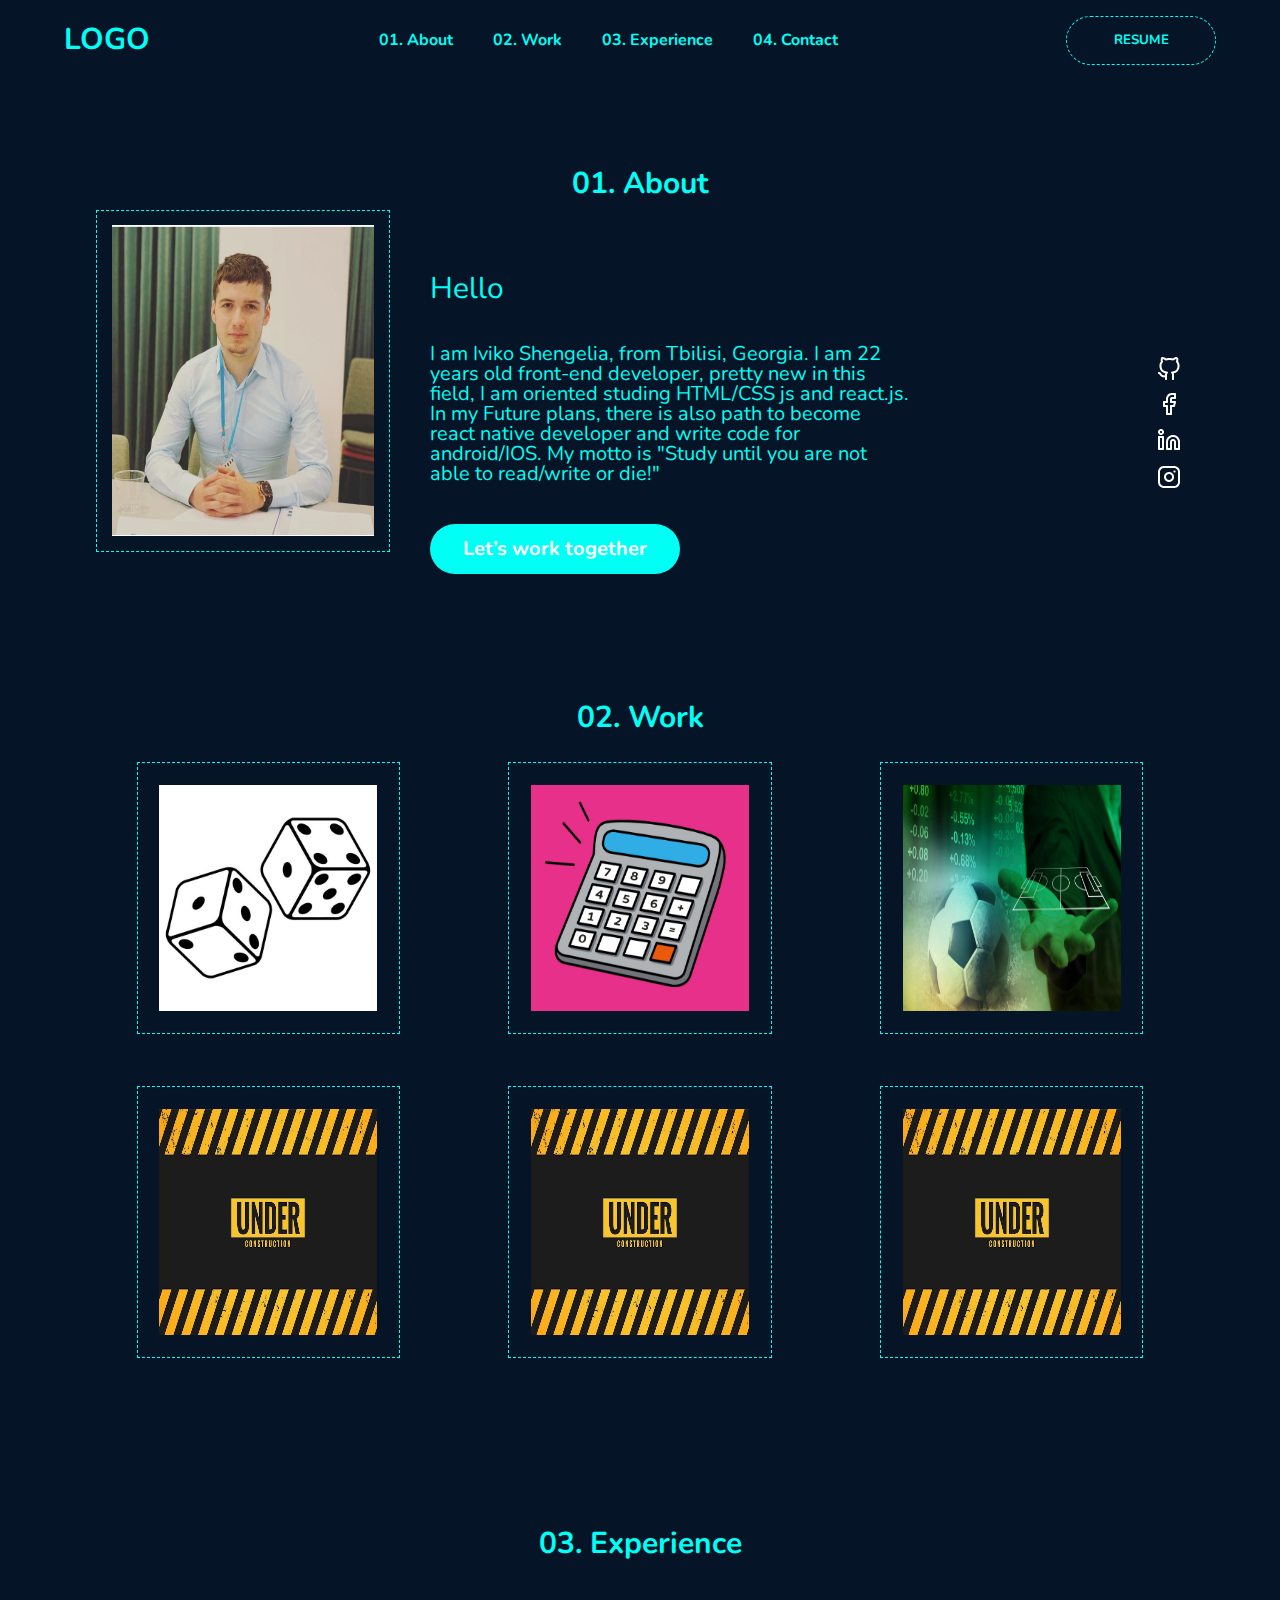
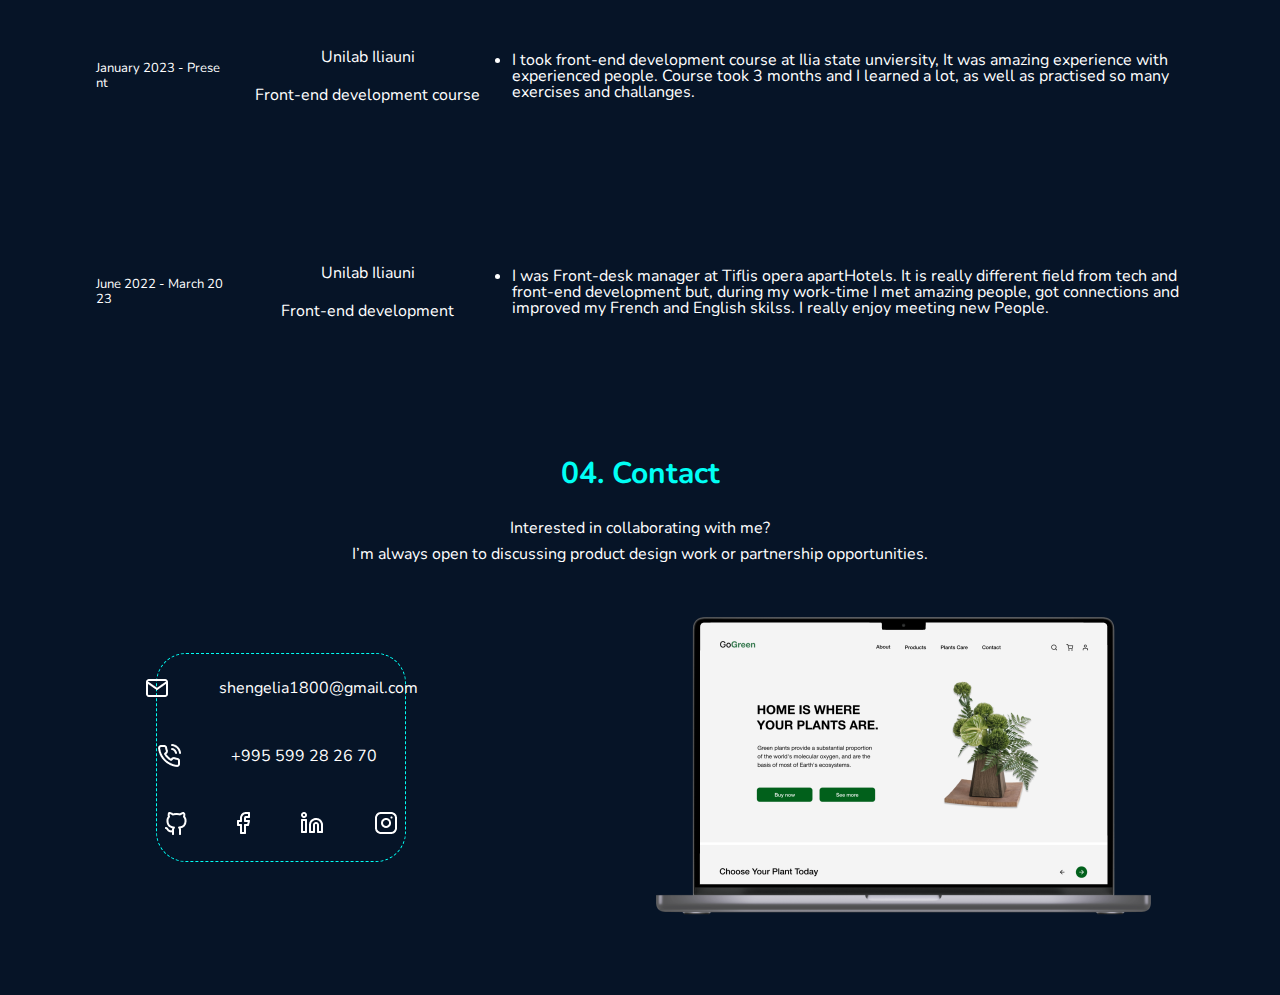
<file: index.html>
<!DOCTYPE html>
<html lang="en">
  <head>
    <meta charset="UTF-8" />
    <meta http-equiv="X-UA-Compatible" content="IE=edge" />
    <meta name="viewport" content="width=device-width, initial-scale=1.0" />
    <meta property="og:url" content="index.html" />
    <meta property="og:type" content="Portfelio" />
    <meta property="og:title" content="Iviko Shengelia, Portfelio Page" />
    <meta
      property="og:description"
      content="Iviko Shengelia, begginer front-end developer Portfelio Page"
    />
    <meta property="og:site_name" content="Portfelio Page" />
    <meta property="fb:admins" content="Iviko Shengelia" />

    <link rel="stylesheet" href="./static/css/reset.css" />
    <link rel="stylesheet" href="./static/css/style.css" />
    <title>Portfelio Page</title>
  </head>
  <body>
    <header>
      <nav>
        <ul>
          <div>
            <li><a class="logo" href="index.html">LOGO</a></li>
          </div>
          <div class="central-header">
            <li><a href="#aboutme">01. About</a></li>
            <li><a href="#project-section">02. Work</a></li>
            <li><a href="#experience-section">03. Experience</a></li>
            <li><a href="#contanct-section">04. Contact</a></li>
          </div>
          <div>
            <a href="./static/pdf/Iviko Shengelia - CV.pdf" target="_blank"
              ><button id="resume-down">RESUME</button></a
            >
          </div>
          <div class="hamburger">
            <span class="burger"></span>
            <span class="burger"></span>
            <span class="burger"></span>
          </div>
        </ul>
      </nav>
    </header>
    <main>
      <section id="aboutme">
        <div class="main-box">
          <div class="box">
            <div class="section-header">
              <h1>01. About</h1>
            </div>
            <div class="section-content">
              <div class="about-pic">
                <div class="about-image">
                  <img
                    class="img-personal"
                    src="./static/images/92076191_2904688832945228_3138227956309032960_n.jpg"
                    alt="iviko shengelia persona image"
                  />
                </div>
              </div>
              <div class="about-txt">
                <div class="about-txt-orient">
                  <h3>Hello</h3>
                  <p>
                    I am Iviko Shengelia, from Tbilisi, Georgia. I am 22 years
                    old front-end developer, pretty new in this field, I am
                    oriented studing HTML/CSS js and react.js. In my Future
                    plans, there is also path to become react native developer
                    and write code for android/IOS. My motto is "Study until you
                    are not able to read/write or die!"
                  </p>

                  <a href="./form.html"
                    ><button id="formsender">Let’s work together</button></a
                  >
                </div>
              </div>
              <div class="about-icons">
                <a target="_blank" href="https://github.com/iko2000"
                  ><img src="./static/images/github icon.png" alt="github icon"
                /></a>
                <a
                  target="_blank"
                  href="https://www.facebook.com/iviko.shengelia"
                  ><img src="./static/images/fb icon.png" alt="facebook icon"
                /></a>
                <a
                  target="_blank"
                  href="https://www.linkedin.com/in/iviko-shengelia-170396232/"
                  ><img
                    src="./static/images/linkedin (1).png"
                    alt="linkedin icon"
                /></a>
                <a
                  target="_blank"
                  href="https://www.instagram.com/ikoshengelia/"
                  ><img
                    src="./static/images/instagram.png"
                    alt="instagram icon"
                /></a>
              </div>
            </div>
          </div>
        </div>
      </section>
      <section id="project-section">
        <div class="main-box2">
          <div class="project-main">
            <div class="section-header">
              <h1>02. Work</h1>
            </div>
            <div class="project-floor">
              <div class="project-box">
                <a
                  target="_blank"
                  href="https://github.com/iko2000/Test-Dice-game"
                  ><img
                    class="pro-imgs"
                    src="./static/images/istockphoto-1336400835-612x612.jpg"
                    alt="dice pic"
                  />
                </a>
                <h5>Dice Game</h5>
              </div>
              <div class="project-box">
                <a
                  target="_blank"
                  href="https://github.com/iko2000/Basic-Calculator-APP"
                  ><img
                    class="pro-imgs"
                    src="./static/images/Calc pic.PNG"
                    alt="calc pic"
                  />
                </a>
                <h5>Basic calculator App</h5>
              </div>
              <div class="project-box">
                <a
                  target="_blank"
                  href="https://github.com/iko2000/WC-generator"
                  ><img
                    class="pro-imgs"
                    src="./static/images/football-statistics.jpg"
                    alt="calc pic"
                  />
                </a>
                <h5>Basic calculator App</h5>
              </div>
            </div>
            <div class="project-floor">
              <div class="project-box">
                <a href=""
                  ><img
                    class="pro-imgs"
                    src="./static/images/construction-with-black-yellow-stripes_1017-30755.avif"
                    alt="calc pic"
                  />
                </a>
              </div>
              <div class="project-box">
                <a href=""
                  ><img
                    class="pro-imgs"
                    src="./static/images/construction-with-black-yellow-stripes_1017-30755.avif"
                    alt="calc pic"
                  />
                </a>
              </div>
              <div class="project-box">
                <a href=""
                  ><img
                    class="pro-imgs"
                    src="./static/images/construction-with-black-yellow-stripes_1017-30755.avif"
                    alt="calc pic"
                  />
                </a>
              </div>
            </div>
          </div>
        </div>
      </section>
      <section id="experience-section">
        <div class="main-box3">
          <div class="experience-sec">
            <div class="section-header">
              <h1>03. Experience</h1>
            </div>
            <div class="exp">
              <div class="expfloors">
                <div class="exp-side1"><h3>January 2023 - Present</h3></div>
                <div class="exp-side2">
                  <div class="experience-name">
                    <h6>Unilab Iliauni</h6>
                    <h6>Front-end development course</h6>
                  </div>
                  <div class="experience-desc">
                    <li>
                      I took front-end development course at Ilia state
                      unviersity, It was amazing experience with experienced
                      people. Course took 3 months and I learned a lot, as well
                      as practised so many exercises and challanges.
                    </li>
                  </div>
                </div>
              </div>
              <div class="expfloors">
                <div class="exp-side1">
                  <h3>June 2022 - March 2023</h3>
                </div>
                <div class="exp-side2">
                  <div class="experience-name">
                    <h6>Unilab Iliauni</h6>
                    <h6>Front-end development</h6>
                  </div>
                  <div class="experience-desc">
                    <li>
                      I was Front-desk manager at Tiflis opera apartHotels. It
                      is really different field from tech and front-end
                      development but, during my work-time I met amazing people,
                      got connections and improved my French and English skilss.
                      I really enjoy meeting new People.
                    </li>
                  </div>
                </div>
              </div>
            </div>
          </div>
        </div>
      </section>
      <section id="contanct-section">
        <div class="main-box4">
          <div class="contactme-div">
            <div class="section-header">
              <h1>04. Contact</h1>
            </div>
            <div class="contact-body">
              <div class="contact-floor1">
                <h3>Interested in collaborating with me?</h3>
                <h4>
                  I’m always open to discussing product design work or
                  partnership opportunities.
                </h4>
              </div>
              <div class="contact-floor2">
                <div class="contactbox">
                  <div class="dotted-box">
                    <div>
                      <img src="./static/images/mail (1).png" alt="mail pic" />
                      <address>shengelia1800@gmail.com</address>
                    </div>
                    <div>
                      <img
                        src="./static/images/phone-call.png"
                        alt="phone pic"
                      />
                      <address>+995 599 28 26 70</address>
                    </div>
                    <div>
                      <a href="https://github.com/iko2000"
                        ><img
                          src="./static/images/github icon.png"
                          alt="github icon"
                      /></a>
                      <a href="https://www.facebook.com/iviko.shengelia"
                        ><img
                          src="./static/images/fb icon.png"
                          alt="facebook icon"
                      /></a>
                      <a
                        href="https://www.linkedin.com/in/iviko-shengelia-170396232/"
                        ><img
                          src="./static/images/linkedin (1).png"
                          alt="linkedin icon"
                      /></a>
                      <a href="https://www.instagram.com/ikoshengelia/"
                        ><img
                          src="./static/images/instagram.png"
                          alt="instagram icon"
                      /></a>
                    </div>
                  </div>
                </div>
                <div class="laptopbox">
                  <img
                    class="mcbook-pic"
                    src="./static/images/MacBook Pro 16.png"
                    alt="macbook-pic"
                  />
                </div>
              </div>
            </div>
          </div>
        </div>
      </section>
    </main>
    <script src="./static/js/script.js"></script>
  </body>
</html>
</file>
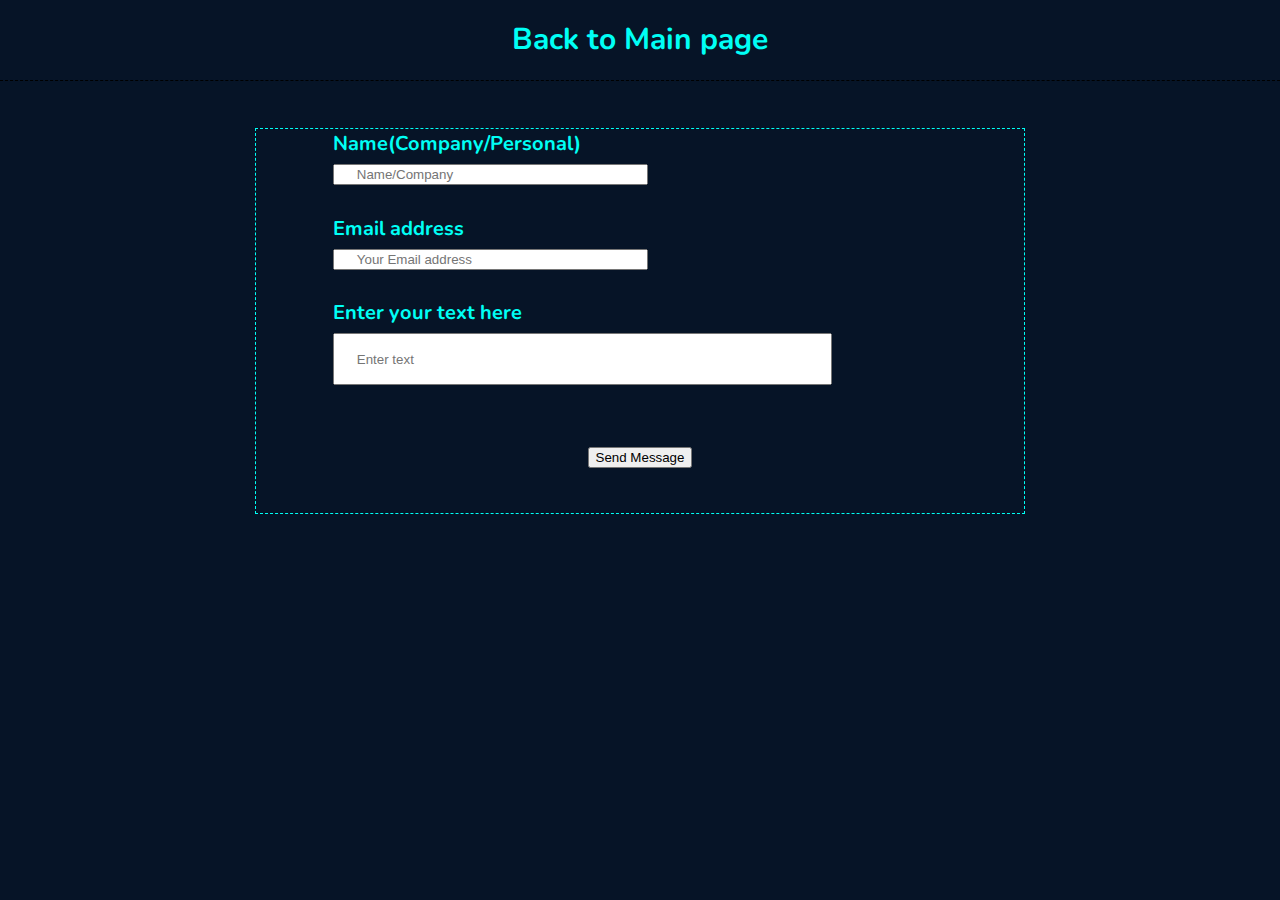
<file: form.html>
<!DOCTYPE html>
<html lang="en">
  <head>
    <meta charset="UTF-8" />
    <meta http-equiv="X-UA-Compatible" content="IE=edge" />
    <meta name="viewport" content="width=device-width, initial-scale=1.0" />
    <link rel="stylesheet" href="./static/css/reset.css" />
    <link rel="stylesheet" href="./static/css/style.css" />
    <title>Document</title>
  </head>
  <body>
    <header id="form-header">
      <li><a href="./index.html">Back to Main page </a></li>
    </header>
    <main>
      <section>
        <div class="form-div">
          <div class="form-box">
            <form id="myform">
              <div>
                <label>Name(Company/Personal) </label>
                <input id="name" required type="text" placeholder="Name/Company" />
              </div>
              <div>
                <label>Email address </label>
                <input id="email" required type="email" placeholder="Your Email address" />
              </div>
              <div>
                <label>Enter your text here </label>
                <input  required id="txt" type="text" placeholder="Enter text" />
              </div>
            </form>
            <button form="myform" id="form-sender">Send Message</button>
          </div>
        </div>
      </section>
    </main>
    <script src="./static/js/form.js">

    </script>
  </body>
</html>
</file>
<file: static/css/style.css>
@font-face {
  font-family: Nunito-medium;
  src: url("../fonts/Nunito-Regular.ttf");
}
@font-face {
  font-family: Nunito-bold;
  src: url("../fonts/Nunito-Bold.ttf");
}

:root {
  --primary-color: #00fff5;
  --secondary-color: #061427;
}

body {
  background-color: var(--secondary-color);
  width: 100%;
}

nav {
  width: 100%;
  display: flex;
  justify-content: center;
}
.logo {
  font-size: 30px;
}
ul {
  width: 90%;
  height: 5rem;
  display: flex;
  justify-content: space-between;
  align-items: center;
  color: var(--primary-color);
}

.central-header {
  display: flex;
  gap: 40px;
}
.activate {
  position: absolute;
  top: 100px;
  display: flex;
  flex-direction: row;
  font-size: 10px;
  gap: 20px;
}

a {
  text-decoration: none;
  color: var(--primary-color);
  font-family: Nunito-bold;
}
#resume-down {
  width: 150px;
  height: 49px;
  border-radius: 30px;
  border: 1px dashed var(--primary-color);
  background-color: var(--secondary-color);
  color: var(--primary-color);
  font-family: Nunito-bold;
  cursor: pointer;
}
.hamburger {
  display: none;
}
.burger {
  display: block;
  width: 25px;
  height: 3px;
  margin: 5px auto;
  background-color: white;
}

/* Styling of Main content */
main {
  width: 100%;
}
.main-box {
  width: 100%;
  height: 30rem;
  display: flex;
  justify-content: center;
  color: var(--primary-color);
}
.main-box2 {
  width: 100%;
  height: 60rem;
  display: flex;
  justify-content: center;
}
.main-box3 {
  width: 100%;
  height: 30rem;
  display: flex;
  justify-content: center;
}
.main-box4 {
  width: 100%;
  height: 30rem;
  display: flex;
  justify-content: center;
  margin-top: 50px;
}

.box {
  width: 85%;
  height: 100%;

  margin-top: 80px;
}

.section-header {
  width: 100%;
  height: 10%;
  display: flex;
  align-items: center;
  justify-content: center;
}

.section-content {
  width: 100%;
  height: 90%;
  display: flex;
  gap: 40px;
}

.about-pic {
  width: 30%;
  height: 80%;
  display: flex;
  justify-content: center;
  align-items: center;
}
.about-txt-orient h3 {
  font-size: 30px;
}
.about-txt {
  width: 70%;
  height: 100%;
  display: flex;
  align-items: center;
  font-size: 20px;
  font-family: Nunito-medium;
}
.img-personal {
  transition: 2s;
}
.img-personal:hover {
  scale: 1.2;
}
.about-icons {
  width: 3%;
  height: 100%;
  display: flex;
  flex-direction: column;
  justify-content: center;
  align-items: center;
  gap: 10px;
}
.about-image {
  width: 90%;
  height: 90%;
  padding: 5%;
  border: 1px dashed var(--primary-color);
}
h1 {
  color: var(--primary-color);
  font-family: Nunito-bold;
  font-size: 30px;
}
.img-personal {
  width: 100%;
  height: 100%;
}

.about-txt-orient {
  width: 70%;
  height: 70%;
  display: flex;
  flex-direction: column;
  gap: 40px;
  justify-content: center;
}
.about-txt-orient button {
  width: 250px;
  height: 50px;
  background-color: var(--primary-color);
  color: white;
  border-radius: 30px;
  font-family: Nunito-bold;
  font-size: 20px;
  border: none;
  cursor: pointer;
}

/* Styling for project section */

.project-main {
  width: 85%;
  height: 45rem;
  margin-top: 140px;
  color: var(--primary-color);
}
.project-main .section-header {
  height: 5%;
}
.project-floor {
  width: 100%;
  height: 50%;
  display: flex;
  justify-content: center;
}
.project-floor {
  width: 100%;
  height: 45%;
  display: flex;
  justify-content: center;
  align-items: center;
  gap: 10%;
}

.project-box {
  width: 20%;
  height: 70%;
  border: 1px dashed var(--primary-color);
  padding: 2%;
}
.pro-imgs {
  width: 100%;
  height: 100%;
  position: relative;
}
.project-box h5 {
  position: relative;
  bottom: 20px;
  text-align: center;
  opacity: 0;
  transition: 2s;
  color: var(--primary-color);
}

.project-box:hover h5 {
  opacity: 1;
  scale: 1.2;
}
/* Styling for experience side */
.experience-sec {
  width: 85%;
  height: 30rem;
  color: white;
  font-family: Nunito-medium;
}

.exp {
  width: 100%;
  height: 90%;
  display: flex;
  align-items: center;
  flex-direction: column;
}
.expfloors {
  width: 100%;
  height: 50%;
  display: flex;
}
.exp-side1 {
  width: 12%;
  height: 100%;
  display: flex;
  flex-direction: column-reverse;
  align-items: center;
  justify-content: center;
}
.exp-side1 h3 {
  font-size: 13px;
  width: 100%;
  line-height: 15px;
  line-break: anywhere;
}
.exp-side2 {
  width: 90%;
  height: 100%;
  display: flex;
}
.experience-name {
  width: 30%;
  height: 100%;
  display: flex;
  flex-direction: column;
  justify-content: center;
  align-items: center;
  gap: 10%;
}
.experience-desc {
  width: 70%;
  height: 100%;
  display: flex;
  flex-direction: column;
  justify-content: center;
  align-items: center;
  gap: 5%;
}

/* Styling for conact me section */

.contactme-div {
  width: 85%;
  height: 100%;
}
.contact-body {
  width: 100%;
  height: 90%;
  color: white;
  font-family: Nunito-medium;
}

.contact-floor1 {
  width: 100%;
  height: 20%;
  display: flex;
  flex-direction: column;
  justify-content: center;
  align-items: center;
  gap: 10px;
}

.contact-floor2 {
  width: 100%;
  height: 80%;
  display: flex;
  gap: 20%;
}

.contactbox {
  width: 40%;
  height: 100%;
  display: flex;
  justify-content: flex-end;
  align-items: center;
}
.laptopbox {
  width: 50%;
  height: 100%;
  padding: 3%;
}

.dotted-box {
  width: 80%;
  height: 60%;
  border: 1px dashed var(--primary-color);
  border-radius: 30px;
}

.dotted-box div {
  width: 100%;
  height: 33%;
  display: flex;
  align-items: center;
  justify-content: center;
  gap: 50px;
}
.dotted-box div:nth-child(2) {
  justify-content: flex-start;
}

/* Stylinf for Sender form */

#form-header {
  width: 100%;
  height: 5rem;
  display: flex;
  justify-content: center;
  align-items: center;
  border-bottom: 1px dashed black;
}

#form-header li {
  list-style: none;
  font-size: 30px;
  color: var(--primary-color);
  font-family: Nunito-bold;
}
.form-div {
  width: 100%;
  height: 30rem;
  display: flex;
  justify-content: center;
  align-items: center;
}
.form-box {
  width: 60%;
  height: 80%;
  border: 1px dashed var(--primary-color);
  display: grid;
  place-items: center;
}
.form-box div {
  width: 100%;
  height: 30%;
  display: flex;
  flex-direction: column;
  gap: 10px;
}
form {
  display: flex;
  flex-direction: column;
  gap: 1%;
  height: 100%;
  width: 80%;
  margin-top: 10px;
  padding: 10px;
}
label {
  font-size: 20px;
  font-family: Nunito-bold;
  color: var(--primary-color);
}
form input {
  width: 50%;
}
#txt {
  width: 80%;
  height: 120%;
}
::placeholder {
  padding-left: 20px;
}
@media only screen and (max-width: 700px) {
  .section-content {
    width: 100%;
    height: 50%;
    display: flex;
    flex-direction: column;
    align-items: center;
    gap: 10px;
  }
  .seciton {
    width: 100%;
  }
  .main-box {
    height: 45rem;
    width: 100%;
  }
  .box {
    width: 100%;
  }
  .about-icons {
    width: 100%;
    height: 5%;
    display: flex;
    flex-direction: row;
    justify-content: center;
    align-items: center;
    gap: 40px;
  }
  .main-box3 {
    width: 100%;
    height: 48rem;
    display: flex;
    justify-content: center;
  }
  .experience-sec {
    width: 95%;
    height: 48rem;

    color: white;
    font-family: Nunito-medium;
    font-size: 15px;
  }
  .mcbook-pic {
    width: 100%;
    height: 100%;
  }

  .dotted-box {
    width: 100%;
    height: 60%;
    border: 1px dashed var(--primary-color);
    border-radius: 30px;
  }
  .dotted-box div {
    width: 100%;
    height: 33%;
    display: flex;
    align-items: center;
    justify-content: center;
    gap: 20px;
    font-size: 8px;
  }
  .contactbox {
    width: 50%;
  }
  .laptopbox {
    width: 60%;
    height: 100%;

    padding: 5%;
  }
  .about-txt {
    width: 80%;
    height: 100%;

    font-size: 15px;
  }
  .main-box4 {
    margin-top: 20px;
  }
  .project-box {
    height: 70%;
  }
  .central-header {
    font-size: 10px;
  }
  #resume-down {
    width: 100px;
    height: 49px;
  }
  ul {
    justify-content: space-evenly;
  }
  .central-header {
    display: none;
    gap: 8px;
  }
  .hamburger {
    display: block;
  }
  .project-main {
    margin-top: 50px;
  }
  .project-box:hover h5 {
    opacity: 1;
    scale: 1.2;
    font-size: 8px;
  }
}
</file>
